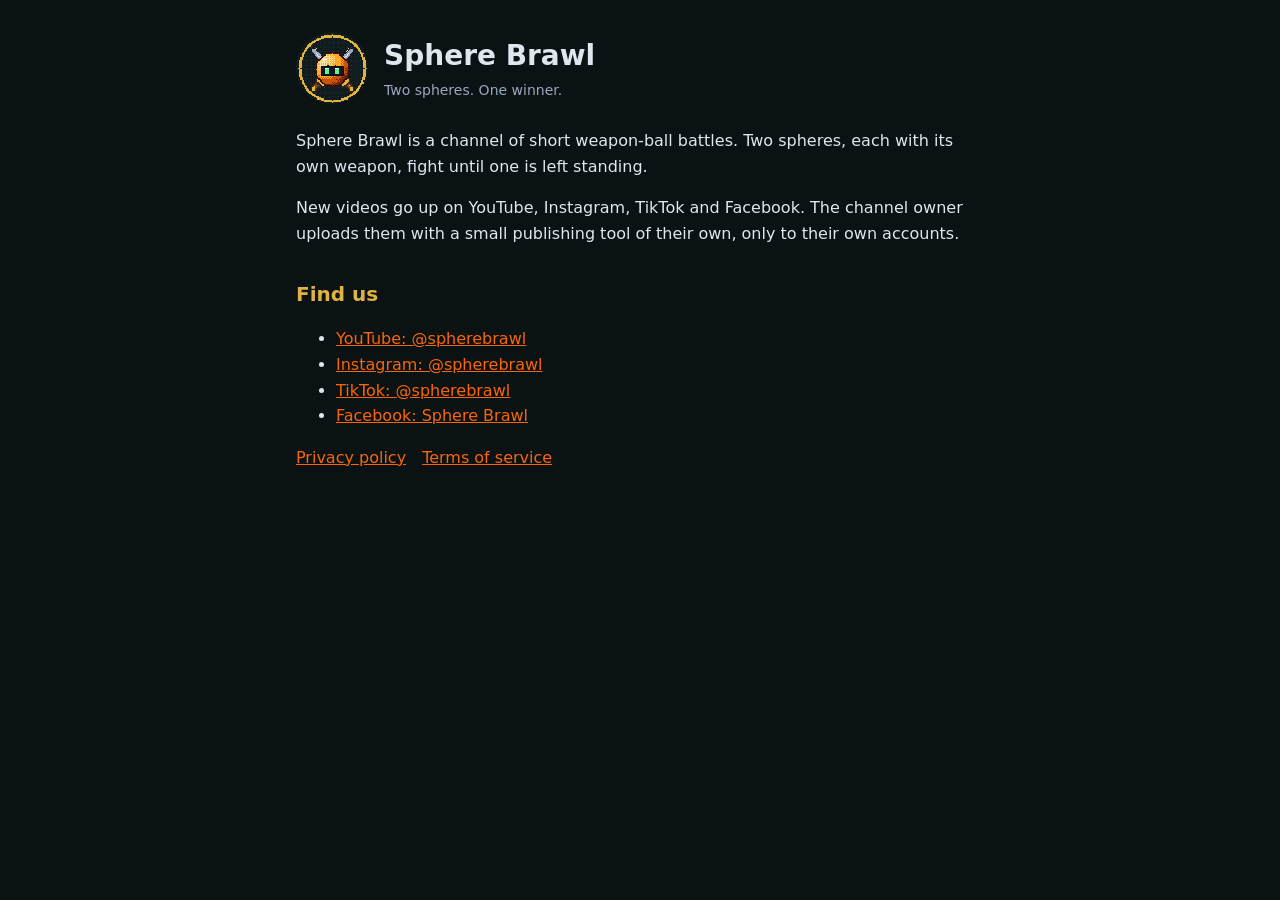
<file: index.html>
<!doctype html>
<html lang="en">
<head>
<meta charset="utf-8">
<meta name="viewport" content="width=device-width, initial-scale=1">
<title>Sphere Brawl</title>
<meta name="description" content="Sphere Brawl: short videos of weapon-ball battles. Two spheres, two weapons, one winner.">
<meta name="google-site-verification" content="hLHgM0LmuGsDpe3iBD6OUR0MpxPwptWtHTOK3YCR6y8" />
<meta property="og:type" content="website">
<meta property="og:title" content="Sphere Brawl">
<meta property="og:description" content="Short videos of weapon-ball battles. Two spheres, two weapons, one winner.">
<meta property="og:image" content="https://kursatdinc.github.io/spherebrawl-site/og.png">
<meta name="twitter:card" content="summary_large_image">
<link rel="stylesheet" href="style.css">
</head>
<body>
<main>
  <header>
    <img src="logo.png" alt="Sphere Brawl logo: an orange sphere bot with two crossed swords">
    <div>
      <h1>Sphere Brawl</h1>
      <div class="muted">Two spheres. One winner.</div>
    </div>
  </header>
  <p>Sphere Brawl is a channel of short weapon-ball battles. Two spheres, each with its own weapon, fight until one is left standing.</p>
  <p>New videos go up on YouTube, Instagram, TikTok and Facebook. The channel owner uploads them with a small publishing tool of their own, only to their own accounts.</p>
  <h2>Find us</h2>
  <ul>
    <li><a href="https://www.youtube.com/@spherebrawl">YouTube: @spherebrawl</a></li>
    <li><a href="https://www.instagram.com/spherebrawl/">Instagram: @spherebrawl</a></li>
    <li><a href="https://www.tiktok.com/@spherebrawl">TikTok: @spherebrawl</a></li>
    <li><a href="https://www.facebook.com/profile.php?id=61595760037750">Facebook: Sphere Brawl</a></li>
  </ul>
  <nav><a href="privacy.html">Privacy policy</a><a href="terms.html">Terms of service</a></nav>
</main>
</body>
</html>
</file>
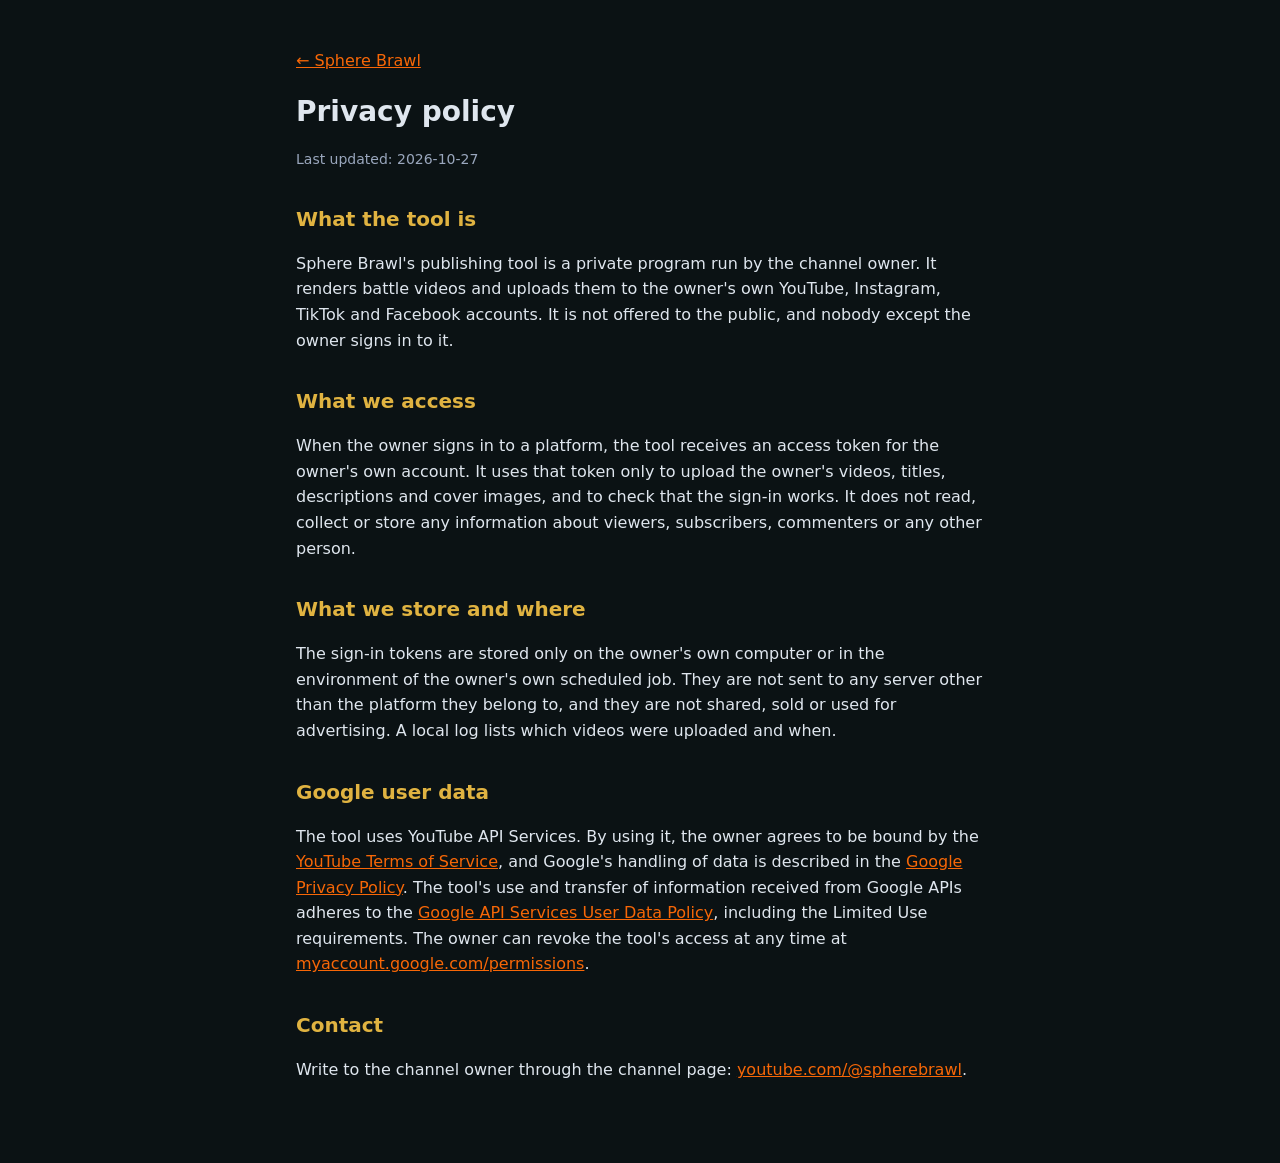
<file: privacy.html>
<!doctype html>
<html lang="en">
<head>
<meta charset="utf-8">
<meta name="viewport" content="width=device-width, initial-scale=1">
<title>Privacy policy - Sphere Brawl</title>
<link rel="stylesheet" href="style.css">
</head>
<body>
<main>
  <p><a href="index.html">&larr; Sphere Brawl</a></p>
  <h1>Privacy policy</h1>
  <p class="muted">Last updated: 2026-10-27</p>
  <h2>What the tool is</h2>
  <p>Sphere Brawl's publishing tool is a private program run by the channel owner. It renders battle videos and uploads them to the owner's own YouTube, Instagram, TikTok and Facebook accounts. It is not offered to the public, and nobody except the owner signs in to it.</p>
  <h2>What we access</h2>
  <p>When the owner signs in to a platform, the tool receives an access token for the owner's own account. It uses that token only to upload the owner's videos, titles, descriptions and cover images, and to check that the sign-in works. It does not read, collect or store any information about viewers, subscribers, commenters or any other person.</p>
  <h2>What we store and where</h2>
  <p>The sign-in tokens are stored only on the owner's own computer or in the environment of the owner's own scheduled job. They are not sent to any server other than the platform they belong to, and they are not shared, sold or used for advertising. A local log lists which videos were uploaded and when.</p>
  <h2>Google user data</h2>
  <p>The tool uses YouTube API Services. By using it, the owner agrees to be bound by the <a href="https://www.youtube.com/t/terms">YouTube Terms of Service</a>, and Google's handling of data is described in the <a href="https://policies.google.com/privacy">Google Privacy Policy</a>. The tool's use and transfer of information received from Google APIs adheres to the <a href="https://developers.google.com/terms/api-services-user-data-policy">Google API Services User Data Policy</a>, including the Limited Use requirements. The owner can revoke the tool's access at any time at <a href="https://myaccount.google.com/permissions">myaccount.google.com/permissions</a>.</p>
  <h2>Contact</h2>
  <p>Write to the channel owner through the channel page: <a href="https://www.youtube.com/@spherebrawl">youtube.com/@spherebrawl</a>.</p>
</main>
</body>
</html>
</file>
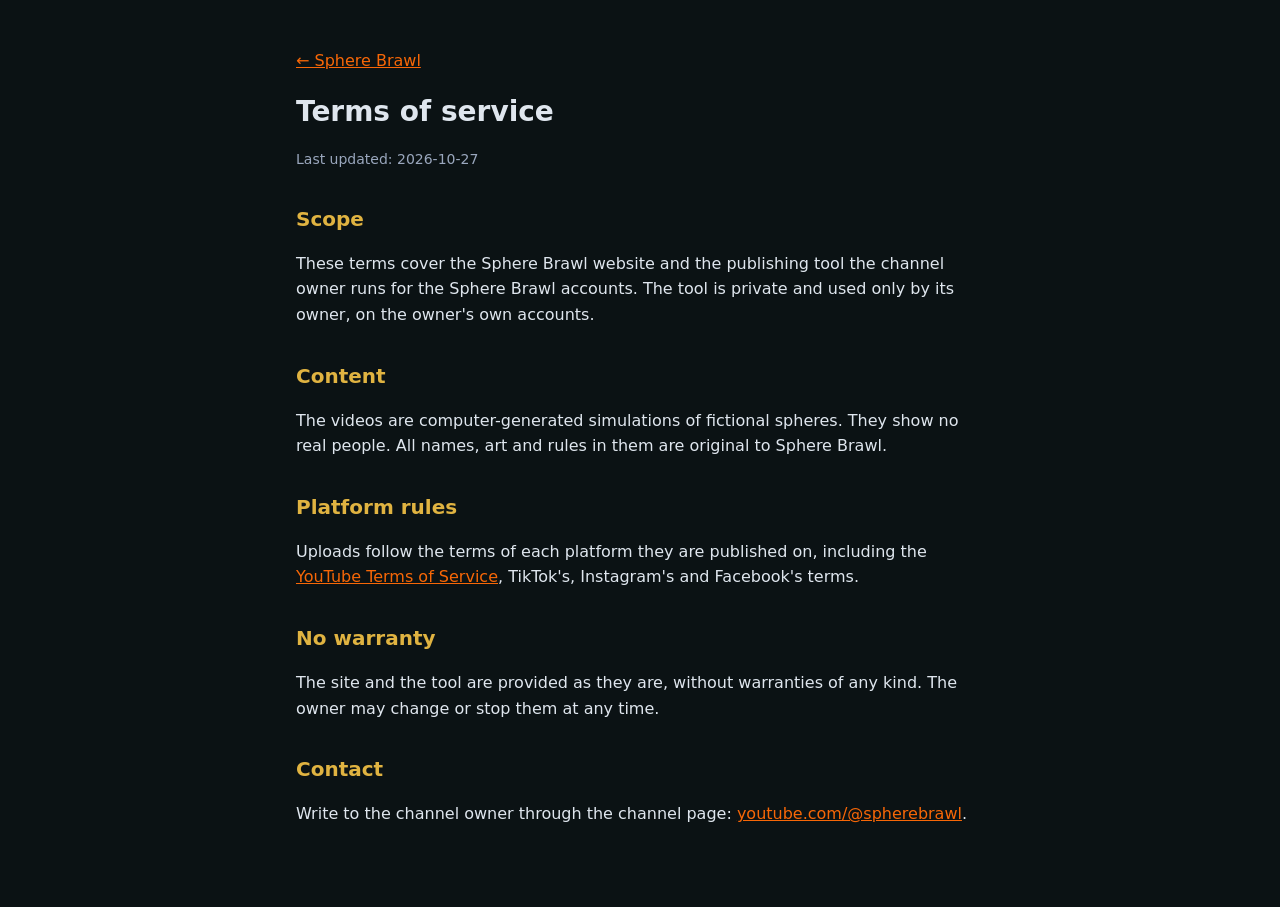
<file: terms.html>
<!doctype html>
<html lang="en">
<head>
<meta charset="utf-8">
<meta name="viewport" content="width=device-width, initial-scale=1">
<title>Terms of service - Sphere Brawl</title>
<link rel="stylesheet" href="style.css">
</head>
<body>
<main>
  <p><a href="index.html">&larr; Sphere Brawl</a></p>
  <h1>Terms of service</h1>
  <p class="muted">Last updated: 2026-10-27</p>
  <h2>Scope</h2>
  <p>These terms cover the Sphere Brawl website and the publishing tool the channel owner runs for the Sphere Brawl accounts. The tool is private and used only by its owner, on the owner's own accounts.</p>
  <h2>Content</h2>
  <p>The videos are computer-generated simulations of fictional spheres. They show no real people. All names, art and rules in them are original to Sphere Brawl.</p>
  <h2>Platform rules</h2>
  <p>Uploads follow the terms of each platform they are published on, including the <a href="https://www.youtube.com/t/terms">YouTube Terms of Service</a>, TikTok's, Instagram's and Facebook's terms.</p>
  <h2>No warranty</h2>
  <p>The site and the tool are provided as they are, without warranties of any kind. The owner may change or stop them at any time.</p>
  <h2>Contact</h2>
  <p>Write to the channel owner through the channel page: <a href="https://www.youtube.com/@spherebrawl">youtube.com/@spherebrawl</a>.</p>
</main>
</body>
</html>
</file>
<file: style.css>
:root { --bg: #0b1214; --panel: #111c1e; --text: #dfe6ee; --muted: #9aa7bd; --accent: #f76707; --gold: #e0b341; }
* { box-sizing: border-box; }
body { margin: 0; background: var(--bg); color: var(--text); font: 16px/1.6 system-ui, -apple-system, "Segoe UI", sans-serif; }
main { max-width: 720px; margin: 0 auto; padding: 32px 16px 64px; }
header { display: flex; align-items: center; gap: 16px; margin-bottom: 24px; }
header img { width: 72px; height: 72px; border-radius: 50%; image-rendering: pixelated; }
h1 { margin: 0; font-size: 28px; }
h2 { margin: 32px 0 8px; font-size: 20px; color: var(--gold); }
p, li { color: var(--text); }
a { color: var(--accent); }
nav a { margin-right: 16px; }
.muted { color: var(--muted); font-size: 14px; }
</file>
